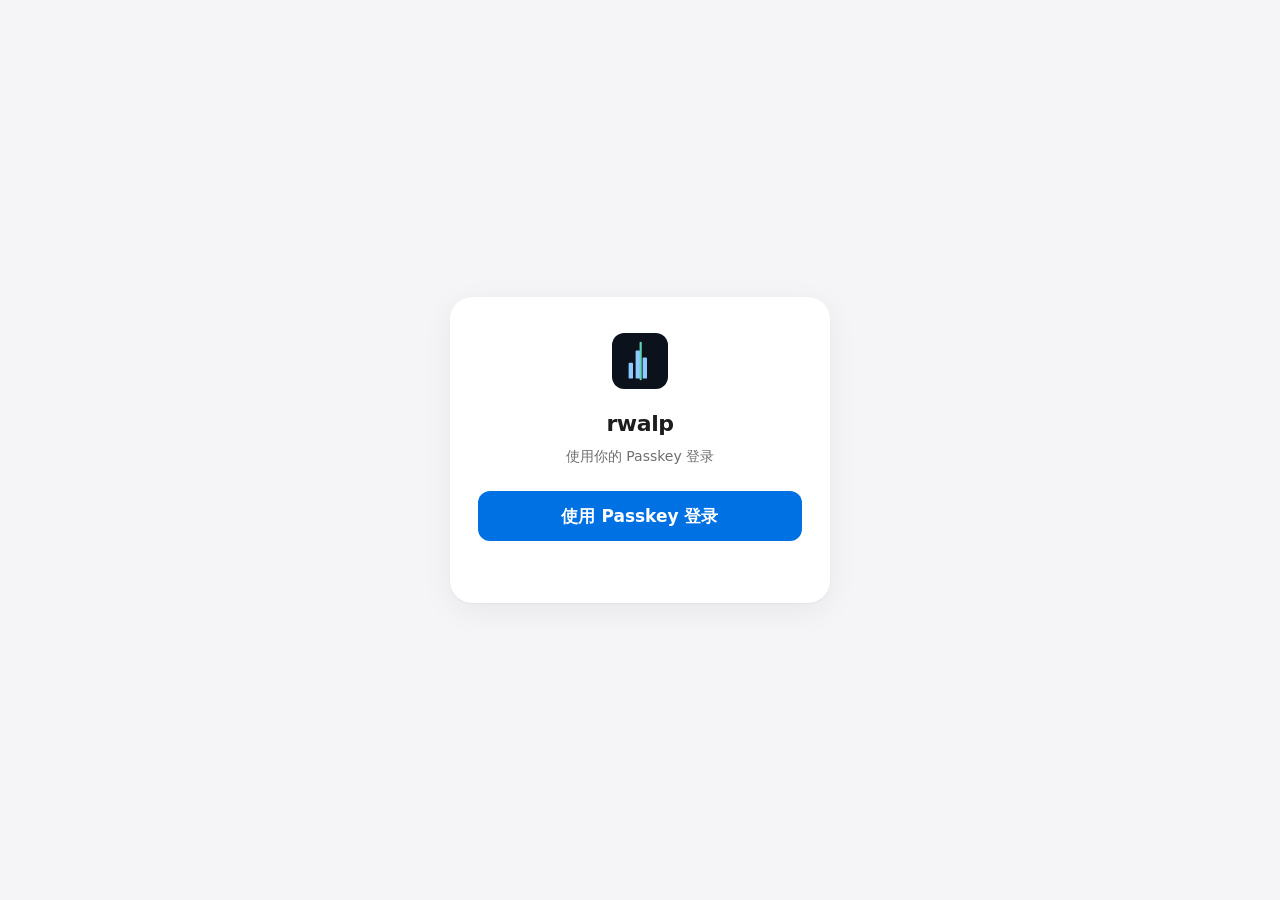
<file: private/static/auth.html>
<!doctype html>
<html lang="zh-CN">
<head>
<meta charset="utf-8">
<meta name="viewport" content="width=device-width, initial-scale=1">
<meta name="robots" content="noindex, nofollow">
<title>rwalp</title>
<link rel="icon" type="image/svg+xml" href="/favicon.svg">
<style>
  :root { color-scheme:light dark; --bg:#f5f5f7; --card:#fff; --text:#1d1d1f; --dim:#6e6e73; --line:#d2d2d7; --blue:#0071e3; --err:#d70015; }
  @media (prefers-color-scheme:dark) { :root { --bg:#000; --card:#1c1c1e; --text:#f5f5f7; --dim:#98989d; --line:#38383a; --blue:#0a84ff; --err:#ff453a; } }
  * { box-sizing:border-box; }
  body { margin:0; min-height:100vh; display:grid; place-items:center; background:var(--bg); color:var(--text);
         font:15px/1.5 -apple-system,BlinkMacSystemFont,"SF Pro Text","PingFang SC",system-ui,sans-serif; -webkit-font-smoothing:antialiased; padding:20px; }
  .card { width:100%; max-width:380px; background:var(--card); border-radius:22px; padding:36px 28px 28px; text-align:center;
          box-shadow:0 1px 2px rgba(0,0,0,.04),0 8px 32px rgba(0,0,0,.06); }
  .icon { width:56px; height:56px; margin:0 auto 18px; display:block; }
  h1 { font-size:22px; font-weight:600; letter-spacing:-.02em; margin:0 0 6px; }
  p { color:var(--dim); margin:0 0 24px; font-size:14px; }
  input { width:100%; height:44px; border:1px solid var(--line); border-radius:12px; background:transparent; color:var(--text);
          font:15px -apple-system,system-ui,sans-serif; padding:0 14px; margin-bottom:12px; }
  input:focus { outline:none; border-color:var(--blue); box-shadow:0 0 0 3px color-mix(in srgb,var(--blue) 25%,transparent); }
  button { width:100%; height:50px; border:0; border-radius:12px; background:var(--blue); color:#fff; font:600 17px -apple-system,system-ui,sans-serif;
           cursor:pointer; transition:transform 160ms cubic-bezier(.23,1,.32,1), opacity 150ms ease; }
  button:active:not(:disabled) { transform:scale(.97); }
  button:disabled { opacity:.5; cursor:progress; }
  .msg { min-height:20px; margin:14px 0 0; font-size:13px; color:var(--dim); }
  .msg.err { color:var(--err); }
  @media (prefers-reduced-motion:reduce) { button:active:not(:disabled) { transform:none; } }
</style>
</head>
<body>
<main class="card">
  <svg class="icon" viewBox="0 0 64 64" aria-hidden="true"><rect width="64" height="64" rx="14" fill="#0c121b"/>
    <g fill="#8ec9ff"><rect x="19" y="34" width="5" height="18" rx="1"/><rect x="27" y="20" width="5" height="32" rx="1"/><rect x="35" y="28" width="5" height="24" rx="1"/></g>
    <rect x="31.5" y="10" width="2.5" height="44" rx="1.2" fill="#5fd3b5"/></svg>
  <h1 id="title"></h1>
  <p id="sub"></p>
  <form id="f">
    <input id="code" type="password" autocomplete="off" placeholder="设置码" hidden>
    <button id="go" type="submit"></button>
  </form>
  <div class="msg" id="msg" role="status" aria-live="polite"></div>
</main>
<script>
const MODE = "{{MODE}}";
const $ = id => document.getElementById(id);
const b64e = b => btoa(String.fromCharCode(...new Uint8Array(b))).replace(/\+/g, "-").replace(/\//g, "_").replace(/=+$/, "");
const b64d = s => Uint8Array.from(atob(s.replace(/-/g, "+").replace(/_/g, "/") + "===".slice((s.length + 3) % 4)), c => c.charCodeAt(0));
const post = async (u, body) => {
  const r = await fetch(u, {method: "POST", headers: {"content-type": "application/json"}, body: JSON.stringify(body || {}), credentials: "same-origin"});
  const j = await r.json().catch(() => ({}));
  if (!r.ok) throw new Error(j.detail || "请求失败");
  return j;
};
const say = (t, bad) => { $("msg").textContent = t; $("msg").className = "msg" + (bad ? " err" : ""); };
const setup = MODE === "setup", urlCode = new URLSearchParams(location.search).get("setup");
$("title").textContent = setup ? "创建 Passkey" : "rwalp";
$("sub").textContent = setup ? "这个站点只认第一把 Passkey。创建后，任何人都不能再注册。" : "使用你的 Passkey 登录";
$("go").textContent = setup ? "创建 Passkey" : "使用 Passkey 登录";
if (setup && !urlCode) $("code").hidden = false;
if (urlCode) history.replaceState(null, "", location.pathname);
if (!window.PublicKeyCredential) { say("这个浏览器不支持 Passkey", true); $("go").disabled = true; }

$("f").onsubmit = async e => {
  e.preventDefault(); $("go").disabled = true; say(setup ? "正在创建…" : "正在验证…");
  try {
    if (setup) {
      const code = urlCode || $("code").value.trim();
      const o = await post("/auth/register/options", {code});
      const cred = await navigator.credentials.create({publicKey: {...o, challenge: b64d(o.challenge), user: {...o.user, id: b64d(o.user.id)}}});
      await post("/auth/register", {code, id: cred.id, rawId: b64e(cred.rawId), type: cred.type,
        response: {clientDataJSON: b64e(cred.response.clientDataJSON), attestationObject: b64e(cred.response.attestationObject)}});
    } else {
      const o = await post("/auth/login/options");
      const cred = await navigator.credentials.get({publicKey: {...o, challenge: b64d(o.challenge),
        allowCredentials: o.allowCredentials.map(c => ({...c, id: b64d(c.id)}))}});
      await post("/auth/login", {id: cred.id, rawId: b64e(cred.rawId), type: cred.type, response: {
        clientDataJSON: b64e(cred.response.clientDataJSON), authenticatorData: b64e(cred.response.authenticatorData),
        signature: b64e(cred.response.signature), userHandle: cred.response.userHandle ? b64e(cred.response.userHandle) : null}});
    }
    say("完成"); location.href = "/";
  } catch (err) {
    say(err.name === "NotAllowedError" || err.name === "AbortError" ? "已取消" : err.name === "InvalidStateError" ? "这台设备上已有这个站点的 Passkey" : err.message || "失败", err.name !== "NotAllowedError");
    $("go").disabled = false;
  }
};
</script>
</body>
</html>
</file>
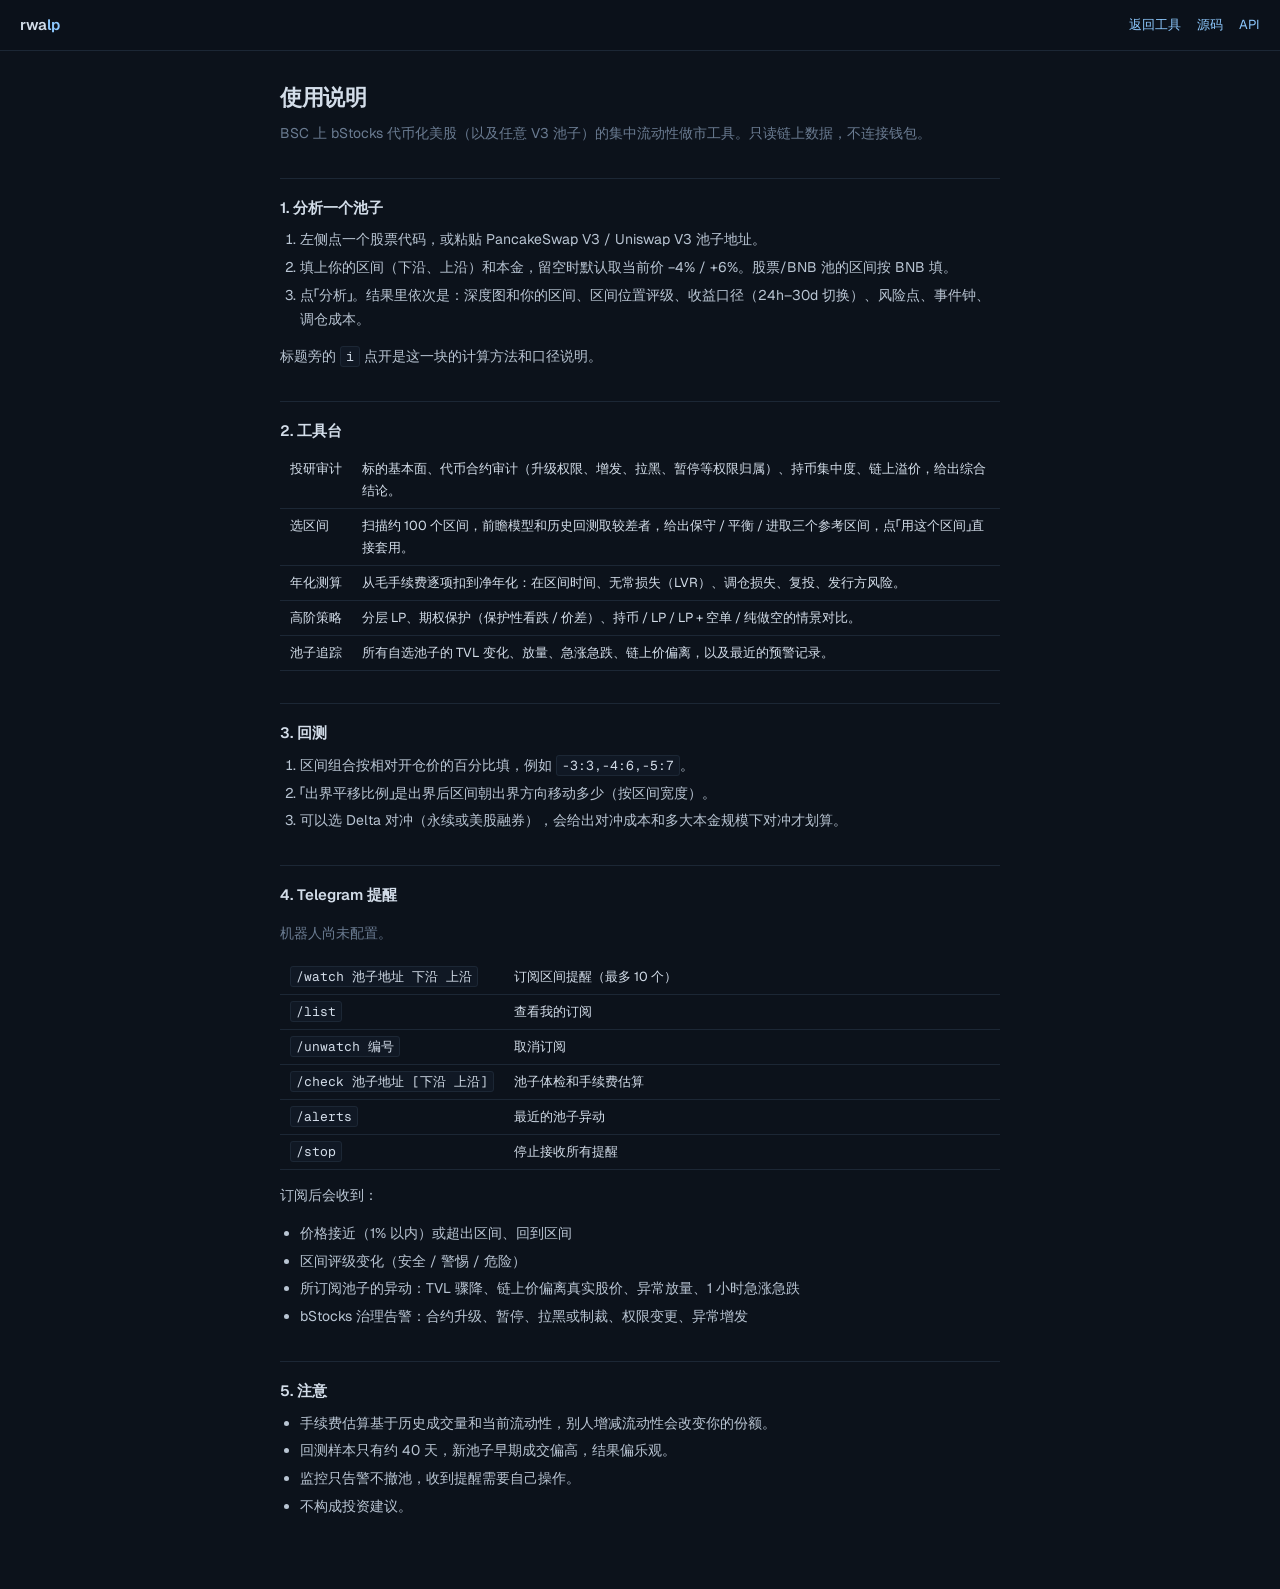
<file: rwa-lp/service/app/static/guide.html>
<!doctype html>
<html lang="zh-CN">
<head>
<meta charset="utf-8">
<meta name="viewport" content="width=device-width, initial-scale=1">
<title>使用说明 · rwalp</title>
<link rel="icon" type="image/svg+xml" href="/favicon.svg">
<meta name="theme-color" content="#0c121b">
<link rel="preconnect" href="https://fonts.googleapis.com">
<link rel="preconnect" href="https://fonts.gstatic.com" crossorigin>
<link href="https://fonts.googleapis.com/css2?family=Geist:wght@400;500;600&family=Geist+Mono:wght@400;500&display=swap" rel="stylesheet">
<style>
  :root { --base:#0c121b; --deck:#101824; --rule:#1c2735; --rule2:#283648; --text:#d3dde9; --dim:#6a7b91; --ice:#8ec9ff;
          --sans:"Geist","PingFang SC","Noto Sans SC",system-ui,sans-serif; --mono:"Geist Mono","SF Mono",ui-monospace,monospace; }
  * { box-sizing:border-box; }
  html { background:var(--base); }
  body { margin:0; color:var(--text); font:14px/1.7 var(--sans); -webkit-font-smoothing:antialiased; }
  a { color:var(--ice); text-decoration:none; }
  @media (hover:hover) and (pointer:fine) { a:hover { text-decoration:underline; } }
  header { display:flex; align-items:center; gap:18px; padding:12px 20px; border-bottom:1px solid var(--rule); position:sticky; top:0; background:rgba(12,18,27,.9); backdrop-filter:blur(6px); }
  .mark { font-weight:600; font-size:15px; letter-spacing:-.02em; color:var(--text); }
  .mark i { font-style:normal; color:var(--ice); }
  header nav { margin-left:auto; display:flex; gap:16px; font-size:13px; }
  main { max-width:760px; margin:0 auto; padding:28px 20px 64px; }
  h1 { font-size:22px; font-weight:600; letter-spacing:-.02em; margin:0 0 6px; }
  h2 { font-size:15px; font-weight:600; margin:32px 0 8px; padding-top:16px; border-top:1px solid var(--rule); }
  p, li { color:#b9c5d3; }
  .lead { color:var(--dim); margin:0 0 8px; }
  ol, ul { padding-left:20px; margin:6px 0; }
  li + li { margin-top:4px; }
  code { font:13px var(--mono); background:var(--deck); border:1px solid var(--rule); border-radius:3px; padding:1px 5px; color:var(--text); }
  table { width:100%; border-collapse:collapse; font-size:13px; margin:8px 0; }
  td { padding:6px 10px; border-bottom:1px solid var(--rule); vertical-align:top; }
  td:first-child { white-space:nowrap; width:1%; }
  .bot { display:inline-flex; align-items:center; gap:8px; padding:8px 14px; border:1px solid var(--ice); border-radius:4px; margin:6px 0; font-weight:500; }
  .dim { color:var(--dim); }
</style>
</head>
<body>
<header>
  <a class="mark" href="/">rwa<i>lp</i></a>
  <nav><a href="/">返回工具</a><a href="https://github.com/silasxbt/web3-quant/tree/main/rwa-lp">源码</a><a href="/api/docs">API</a></nav>
</header>
<main>
  <h1>使用说明</h1>
  <p class="lead">BSC 上 bStocks 代币化美股（以及任意 V3 池子）的集中流动性做市工具。只读链上数据，不连接钱包。</p>

  <h2>1. 分析一个池子</h2>
  <ol>
    <li>左侧点一个股票代码，或粘贴 PancakeSwap V3 / Uniswap V3 池子地址。</li>
    <li>填上你的区间（下沿、上沿）和本金，留空时默认取当前价 −4% / +6%。股票/BNB 池的区间按 BNB 填。</li>
    <li>点「分析」。结果里依次是：深度图和你的区间、区间位置评级、收益口径（24h–30d 切换）、风险点、事件钟、调仓成本。</li>
  </ol>
  <p>标题旁的 <code>i</code> 点开是这一块的计算方法和口径说明。</p>

  <h2>2. 工具台</h2>
  <table>
    <tr><td>投研审计</td><td>标的基本面、代币合约审计（升级权限、增发、拉黑、暂停等权限归属）、持币集中度、链上溢价，给出综合结论。</td></tr>
    <tr><td>选区间</td><td>扫描约 100 个区间，前瞻模型和历史回测取较差者，给出保守 / 平衡 / 进取三个参考区间，点「用这个区间」直接套用。</td></tr>
    <tr><td>年化测算</td><td>从毛手续费逐项扣到净年化：在区间时间、无常损失（LVR）、调仓损失、复投、发行方风险。</td></tr>
    <tr><td>高阶策略</td><td>分层 LP、期权保护（保护性看跌 / 价差）、持币 / LP / LP + 空单 / 纯做空的情景对比。</td></tr>
    <tr><td>池子追踪</td><td>所有自选池子的 TVL 变化、放量、急涨急跌、链上价偏离，以及最近的预警记录。</td></tr>
  </table>

  <h2>3. 回测</h2>
  <ol>
    <li>区间组合按相对开仓价的百分比填，例如 <code>-3:3,-4:6,-5:7</code>。</li>
    <li>「出界平移比例」是出界后区间朝出界方向移动多少（按区间宽度）。</li>
    <li>可以选 Delta 对冲（永续或美股融券），会给出对冲成本和多大本金规模下对冲才划算。</li>
  </ol>

  <h2>4. Telegram 提醒</h2>
  <p id="botline" class="dim">机器人尚未配置。</p>
  <table>
    <tr><td><code>/watch 池子地址 下沿 上沿</code></td><td>订阅区间提醒（最多 10 个）</td></tr>
    <tr><td><code>/list</code></td><td>查看我的订阅</td></tr>
    <tr><td><code>/unwatch 编号</code></td><td>取消订阅</td></tr>
    <tr><td><code>/check 池子地址 [下沿 上沿]</code></td><td>池子体检和手续费估算</td></tr>
    <tr><td><code>/alerts</code></td><td>最近的池子异动</td></tr>
    <tr><td><code>/stop</code></td><td>停止接收所有提醒</td></tr>
  </table>
  <p>订阅后会收到：</p>
  <ul>
    <li>价格接近（1% 以内）或超出区间、回到区间</li>
    <li>区间评级变化（安全 / 警惕 / 危险）</li>
    <li>所订阅池子的异动：TVL 骤降、链上价偏离真实股价、异常放量、1 小时急涨急跌</li>
    <li>bStocks 治理告警：合约升级、暂停、拉黑或制裁、权限变更、异常增发</li>
  </ul>

  <h2>5. 注意</h2>
  <ul>
    <li>手续费估算基于历史成交量和当前流动性，别人增减流动性会改变你的份额。</li>
    <li>回测样本只有约 40 天，新池子早期成交偏高，结果偏乐观。</li>
    <li>监控只告警不撤池，收到提醒需要自己操作。</li>
    <li>不构成投资建议。</li>
  </ul>
</main>
<script>
const bot = "{{BOT}}";
if (bot && !bot.startsWith("{{")) document.getElementById("botline").innerHTML =
  `<a class="bot" href="https://t.me/${bot}" target="_blank" rel="noopener">打开 @${bot}</a>`;
</script>
</body>
</html>
</file>
